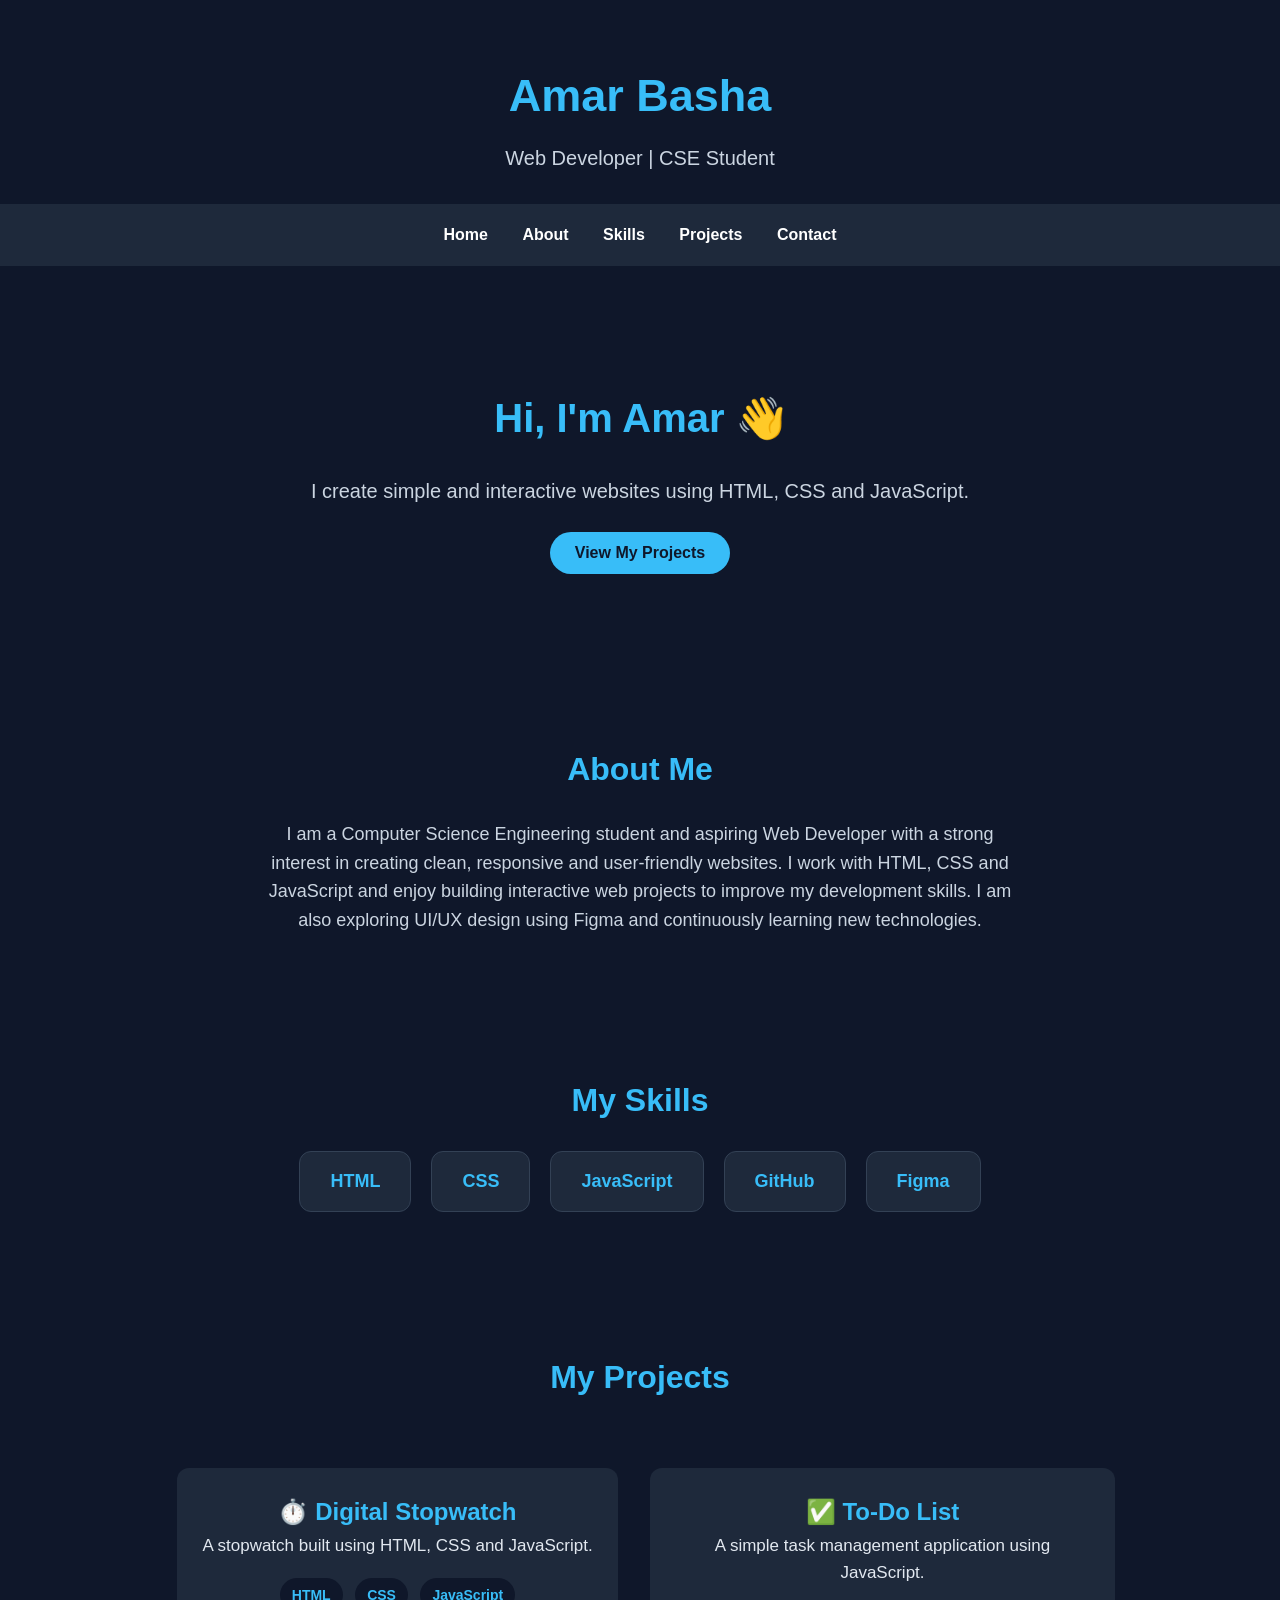
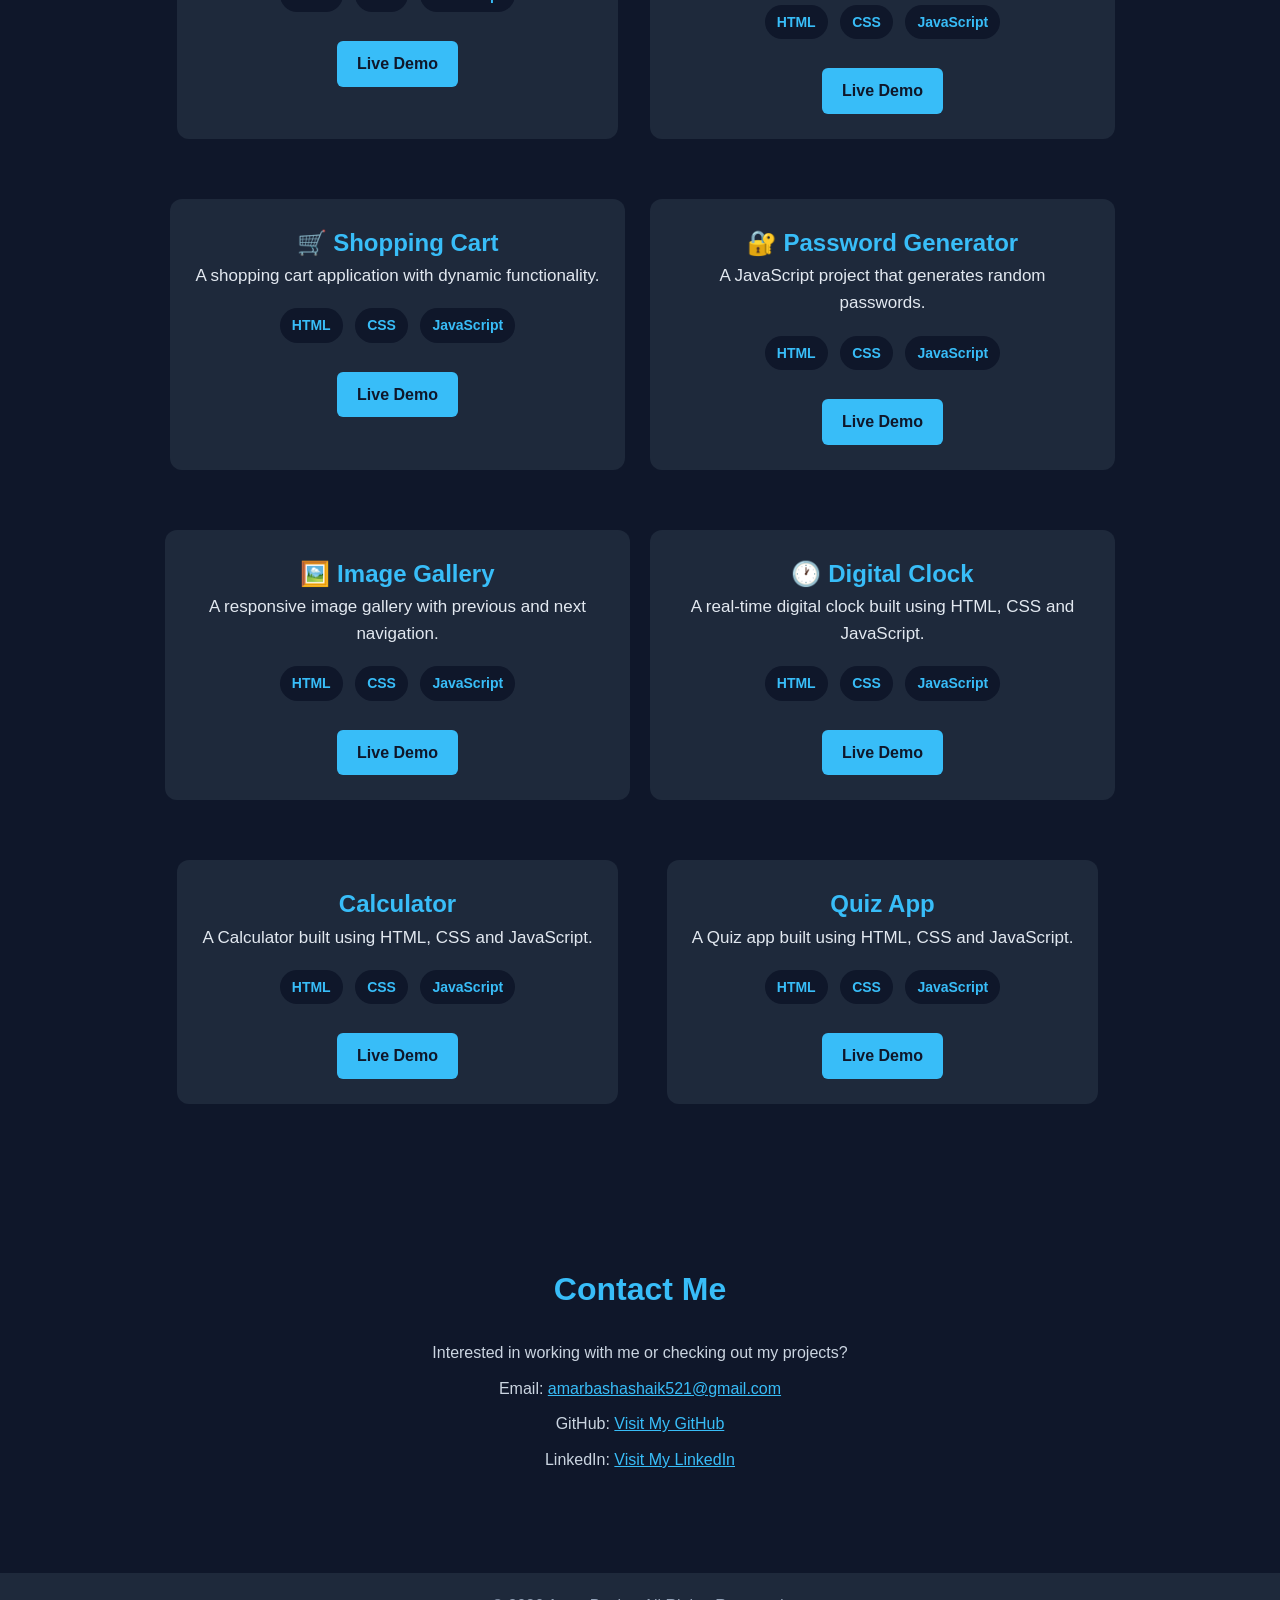
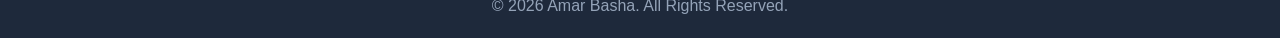
<file: index.html>
<!DOCTYPE html>
<html>

<head>
    <title>Amar Basha | Web Developer</title>
    <link rel="stylesheet" href="style.css">
</head>

<body>

    <header>
        <h1>Amar Basha</h1>
        <p>Web Developer | CSE Student</p>
    </header>

    <nav>
        <a href="#home">Home</a>
        <a href="#about">About</a>
        <a href="#skills">Skills</a>
        <a href="#projects">Projects</a>
        <a href="#contact">Contact</a>
    </nav>

    <section id="home">
        <h2>Hi, I'm Amar 👋</h2>
        <p>I create simple and interactive websites using HTML, CSS and JavaScript.</p>
        <a href="#projects">
            <button>View My Projects</button>
        </a>
    </section>

    <section id="about">
        <h2>About Me</h2>
        <p>
            I am a Computer Science Engineering student and aspiring Web Developer
            with a strong interest in creating clean, responsive and user-friendly
            websites. I work with HTML, CSS and JavaScript and enjoy building
            interactive web projects to improve my development skills.
            I am also exploring UI/UX design using Figma and continuously learning
            new technologies.
        </p>
    </section>

    <section id="skills">
        <h2>My Skills</h2>

        <div class="skills">
            <p>HTML</p>
            <p>CSS</p>
            <p>JavaScript</p>
            <p>GitHub</p>
            <p>Figma</p>
        </div>
    </section>

    <section id="projects">
        <h2>My Projects</h2>

        <div class="project">
            <h3>⏱️ Digital Stopwatch</h3>
            <p>A stopwatch built using HTML, CSS and JavaScript.</p>

        <div class="tech">
            <span>HTML</span>
            <span>CSS</span>
            <span>JavaScript</span>
        </div>

            <a href="https://amarbashashaik521-max.github.io/stopwatch-js/" target="_blank">
                Live Demo
            </a>
        </div>

        <div class="project">
            <h3>✅ To-Do List</h3>
            <p>A simple task management application using JavaScript.</p>
            <div class="tech">
                    <span>HTML</span>
                   <span>CSS</span>
                    <span>JavaScript</span>
            </div>
            <a href="https://amarbashashaik521-max.github.io/todo-list-app/" target="_blank">
                Live Demo
            </a>
        </div>

        <div class="project">
            <h3>🛒 Shopping Cart</h3>
            <p>A shopping cart application with dynamic functionality.</p>
        <div class="tech">
            <span>HTML</span>
            <span>CSS</span>
            <span>JavaScript</span>
        </div>
            <a href="https://amarbashashaik521-max.github.io/shopping-cart-js/" target="_blank">
                Live Demo
            </a>
        </div>

        <div class="project">
            <h3>🔐 Password Generator</h3>
            <p>A JavaScript project that generates random passwords.</p>
            <div class="tech">
                <span>HTML</span>
                <span>CSS</span>
                <span>JavaScript</span>
            </div>
            <a href="https://amarbashashaik521-max.github.io/password-generator-js/" target="_blank">
                Live Demo
            </a>
        </div>

        <div class="project">
            <h3>🖼️ Image Gallery</h3>
            <p>A responsive image gallery with previous and next navigation.</p>
            <div class="tech">
                <span>HTML</span>
                <span>CSS</span>
                <span>JavaScript</span>
            </div>
        <a href="https://amarbashashaik521-max.github.io/image-gallery-js/" target="_blank">
            Live Demo
        </a>
        </div>

        <div class="project">
            <h3>🕐 Digital Clock</h3>
            <p>A real-time digital clock built using HTML, CSS and JavaScript.</p>
            <div class="tech">
                <span>HTML</span>
                <span>CSS</span>
                <span>JavaScript</span>
            </div>           
            <a href="https://amarbashashaik521-max.github.io/digital-clock-js/" target="_blank">
                Live Demo
            </a>
        </div>

	<div class="project">
            <h3> Calculator </h3>
            <p>A Calculator  built using HTML, CSS and JavaScript.</p>
            <div class="tech">
                <span>HTML</span>
                <span>CSS</span>
                <span>JavaScript</span>
            </div>           
            <a href="https://amarbashashaik521-max.github.io/simple-calculator-js/" target="_blank">
                Live Demo
            </a>
        </div>
	
	<div class="project">
            <h3> Quiz App</h3>
            <p>A Quiz app  built using HTML, CSS and JavaScript.</p>
            <div class="tech">
                <span>HTML</span>
                <span>CSS</span>
                <span>JavaScript</span>
            </div>           
            <a href="https://amarbashashaik521-max.github.io/quiz-app/" target="_blank">
                Live Demo
            </a>
        </div>

    </section>

    <section id="contact">
        <h2>Contact Me</h2>
        
         <p>
            Interested in working with me or checking out my projects?
        </p>
        <p>
            Email:
                <a href="mailto:YOUR_EMAIL@gmail.com">
                    amarbashashaik521@gmail.com
                </a>
         </p>

        <p>
            GitHub:
            <a href="https://github.com/amarbashashaik521-max"
               target="_blank"
               rel="noopener noreferrer">
                Visit My GitHub
            </a>
        </p>

        <p>
            LinkedIn:
            <a href="https://www.linkedin.com/in/amar-basha-shaik-273259362/" target="_blank">
                Visit My LinkedIn
            </a>
        </p>
</section>
    <footer>
        <p>© 2026 Amar Basha. All Rights Reserved.</p>
    </footer>

</body>

</html>
</file>
<file: style.css>
* {
    margin: 0;
    padding: 0;
    box-sizing: border-box;
}

html {
    scroll-behavior: smooth;
}

body {
    font-family: Arial, sans-serif;
    background-color: #0f172a;
    color: #f8fafc;
    line-height: 1.6;
}



header {
    text-align: center;
    padding: 60px 20px 30px;
}

header h1 {
    font-size: 45px;
    color: #38bdf8;
}

header p {
    font-size: 20px;
    color: #cbd5e1;
    margin-top: 10px;
}



nav {
    text-align: center;
    background-color: #1e293b;
    padding: 18px;
    position: sticky;
    top: 0;
}

nav a {
    color: white;
    text-decoration: none;
    margin: 0 15px;
    font-weight: bold;
}

nav a:hover {
    color: #38bdf8;
}



section {
    max-width: 1000px;
    margin: 40px auto;
    padding: 50px 25px;
}

section h2 {
    text-align: center;
    color: #38bdf8;
    font-size: 32px;
    margin-bottom: 25px;
}


#home {
    text-align: center;
    padding-top: 80px;
    padding-bottom: 80px;
}

#home h2 {
    font-size: 40px;
}

#home p {
    font-size: 20px;
    color: #cbd5e1;
    margin-bottom: 25px;
}

button {
    background-color: #38bdf8;
    color: #0f172a;
    border: none;
    padding: 12px 25px;
    border-radius: 25px;
    font-size: 16px;
    cursor: pointer;
    font-weight: bold;
}

button:hover {
    background-color: #7dd3fc;
}



#about p {
    text-align: center;
    max-width: 750px;
    margin: auto;
    color: #cbd5e1;
    font-size: 18px;
}

/* Skills */

.skills {
    display: flex;
    justify-content: center;
    gap: 20px;
    flex-wrap: wrap;
}

.skills p {
    background-color: #1e293b;
    color: #38bdf8;
    padding: 15px 30px;
    border-radius: 12px;
    border: 1px solid #334155;
    font-size: 18px;
    font-weight: bold;
    transition: 0.3s;
}

.skills p:hover {
    transform: translateY(-5px);
}


#projects {
    display: grid;
    grid-template-columns: repeat(2, 1fr);
    gap: 20px;
}

#projects h2 {
    grid-column: 1 / -1;
}

.project {
    background-color: #1e293b;
    padding: 25px;
    margin: 20px auto;
    border-radius: 12px;
    max-width: 700px;
    text-align: center;
}

.project h3 {
    color: #38bdf8;
    font-size: 24px;
}

.project p {
    color: #e2e8f0;
    font-size: 17px;
    line-height: 1.6;
}

.project a {
    display: inline-block;
    background-color: #38bdf8;
    color: #0f172a;
    padding: 10px 20px;
    margin-top: 10px;
    border-radius: 6px;
    text-decoration: none;
    font-weight: bold;
}

.project a:hover {
    background-color: white;
}


#contact {
    text-align: center;
}

#contact p {
    margin: 10px;
    color: #cbd5e1;
}

#contact a {
    color: #38bdf8;
}



footer {
    text-align: center;
    background-color: #1e293b;
    padding: 20px;
    margin-top: 40px;
    color: #94a3b8;
}



@media (max-width: 700px) {

    nav a {
        margin: 5px;
        display: inline-block;
    }

    header h1 {
        font-size: 35px;
    }

    #projects {
        grid-template-columns: 1fr;
    }

    #home h2 {
        font-size: 30px;
    }
}
.tech {
    margin: 15px 0;
}

.tech span {
    display: inline-block;
    background-color: #0f172a;
    color: #38bdf8;
    padding: 6px 12px;
    margin: 4px;
    border-radius: 20px;
    font-size: 14px;
    font-weight: bold;
}
html {
    scroll-behavior: smooth;
}
</file>
